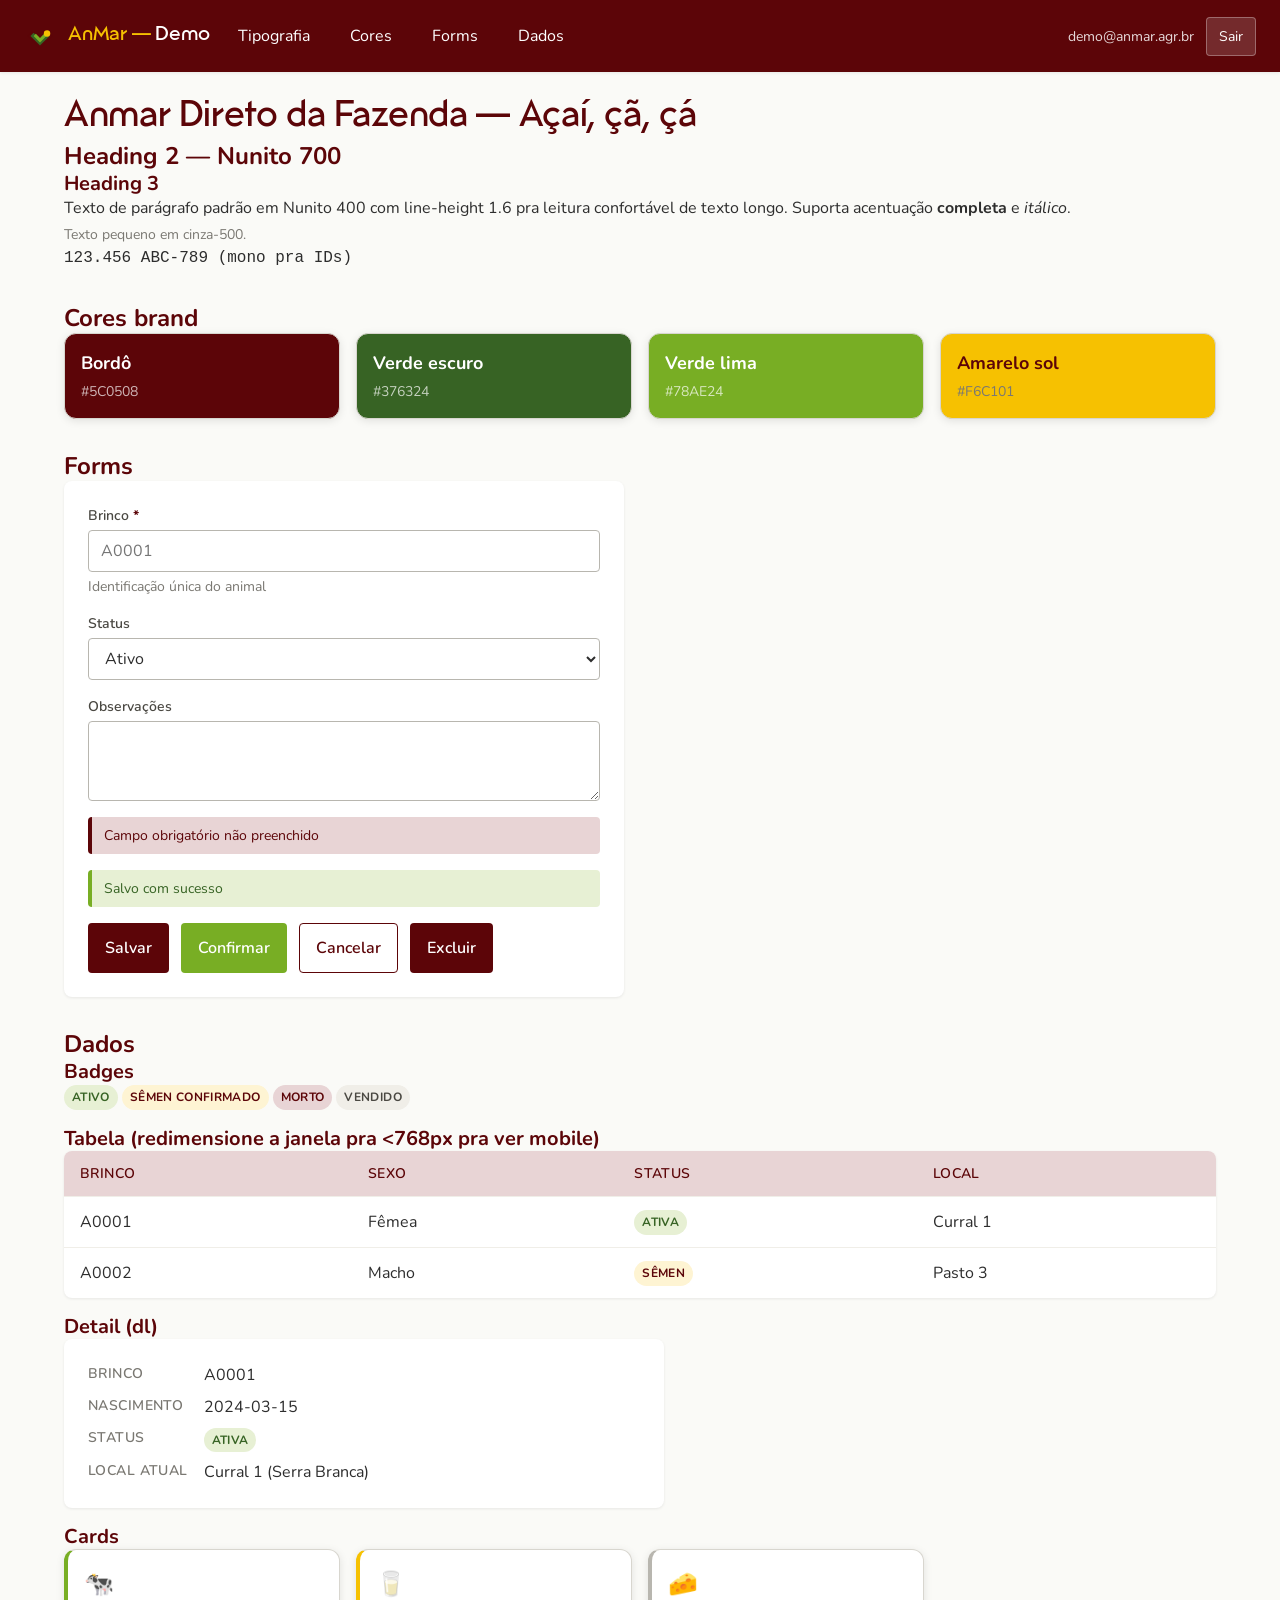
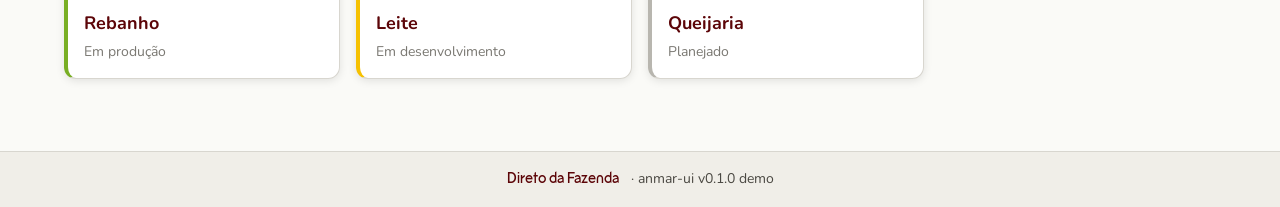
<file: demo/index.html>
<!doctype html>
<html lang="pt-br">
<head>
  <meta charset="utf-8">
  <meta name="viewport" content="width=device-width, initial-scale=1">
  <title>anmar-ui — demo</title>
  <link rel="preconnect" href="https://fonts.googleapis.com">
  <link rel="stylesheet" href="https://fonts.googleapis.com/css2?family=Nunito:ital,wght@0,400;0,600;0,700;1,400&display=swap">
  <link rel="stylesheet" href="../src/anmar_ui/static/anmar.css">
</head>
<body>
  <header class="anmar-header">
    <div class="anmar-header__inner">
      <a href="#" class="anmar-header__brand">
        <svg class="anmar-header__logo" viewBox="0 0 100 100" aria-hidden="true">
          <path d="M50 90 L10 50 L25 35 L50 60 L75 35 L90 50 Z" fill="#5C0508"/>
          <path d="M50 80 L20 50 L30 40 L50 60 L70 40 L80 50 Z" fill="#376324"/>
          <path d="M50 70 L30 50 L37 43 L50 56 L63 43 L70 50 Z" fill="#78AE24"/>
          <circle cx="72" cy="42" r="10" fill="#F6C101"/>
        </svg>
        <h1 class="anmar-header__app-name">Demo</h1>
      </a>
      <nav class="anmar-header__nav">
        <a href="#tipografia">Tipografia</a>
        <a href="#cores">Cores</a>
        <a href="#forms">Forms</a>
        <a href="#dados">Dados</a>
      </nav>
      <span class="anmar-header__user">
        <span class="anmar-header__user-name">demo@anmar.agr.br</span>
        <button class="anmar-btn-logout">Sair</button>
      </span>
    </div>
  </header>

  <main class="anmar-main">
    <section id="tipografia">
      <h1>Anmar Direto da Fazenda — Açaí, çã, çá</h1>
      <h2>Heading 2 — Nunito 700</h2>
      <h3>Heading 3</h3>
      <p>Texto de parágrafo padrão em Nunito 400 com line-height 1.6 pra leitura confortável de texto longo. Suporta acentuação <strong>completa</strong> e <em>itálico</em>.</p>
      <small>Texto pequeno em cinza-500.</small>
      <p class="text-mono">123.456 ABC-789 (mono pra IDs)</p>
    </section>

    <section id="cores" style="margin-top: 2rem;">
      <h2>Cores brand</h2>
      <div class="anmar-cards-grid">
        <div class="anmar-card" style="background: #5C0508; color: white;">
          <div class="anmar-card__name" style="color: white;">Bordô</div>
          <div class="anmar-card__meta" style="color: rgba(255,255,255,0.7);">#5C0508</div>
        </div>
        <div class="anmar-card" style="background: #376324; color: white;">
          <div class="anmar-card__name" style="color: white;">Verde escuro</div>
          <div class="anmar-card__meta" style="color: rgba(255,255,255,0.7);">#376324</div>
        </div>
        <div class="anmar-card" style="background: #78AE24; color: white;">
          <div class="anmar-card__name" style="color: white;">Verde lima</div>
          <div class="anmar-card__meta" style="color: rgba(255,255,255,0.7);">#78AE24</div>
        </div>
        <div class="anmar-card" style="background: #F6C101;">
          <div class="anmar-card__name">Amarelo sol</div>
          <div class="anmar-card__meta">#F6C101</div>
        </div>
      </div>
    </section>

    <section id="forms" style="margin-top: 2rem;">
      <h2>Forms</h2>
      <form class="anmar-form">
        <div class="anmar-form__row">
          <label class="anmar-label anmar-label--required" for="brinco">Brinco</label>
          <input class="anmar-input" id="brinco" placeholder="A0001" required>
          <span class="anmar-field-help">Identificação única do animal</span>
        </div>
        <div class="anmar-form__row">
          <label class="anmar-label" for="status">Status</label>
          <select class="anmar-select" id="status">
            <option>Ativo</option>
            <option>Sêmen confirmado</option>
            <option>Vendido</option>
            <option>Morto</option>
          </select>
        </div>
        <div class="anmar-form__row">
          <label class="anmar-label" for="obs">Observações</label>
          <textarea class="anmar-textarea" id="obs"></textarea>
        </div>
        <div class="anmar-field-error">Campo obrigatório não preenchido</div>
        <div class="anmar-field-success">Salvo com sucesso</div>
        <div class="anmar-form__row anmar-form__row--inline">
          <button type="button" class="anmar-btn anmar-btn--primary">Salvar</button>
          <button type="button" class="anmar-btn anmar-btn--accent">Confirmar</button>
          <button type="button" class="anmar-btn anmar-btn--ghost">Cancelar</button>
          <button type="button" class="anmar-btn anmar-btn--danger">Excluir</button>
        </div>
      </form>
    </section>

    <section id="dados" style="margin-top: 2rem;">
      <h2>Dados</h2>

      <h3>Badges</h3>
      <p>
        <span class="anmar-badge anmar-badge--success">Ativo</span>
        <span class="anmar-badge anmar-badge--warning">Sêmen confirmado</span>
        <span class="anmar-badge anmar-badge--danger">Morto</span>
        <span class="anmar-badge anmar-badge--neutral">Vendido</span>
      </p>

      <h3 style="margin-top: 1rem;">Tabela (redimensione a janela pra <768px pra ver mobile)</h3>
      <table class="anmar-table">
        <thead><tr><th>Brinco</th><th>Sexo</th><th>Status</th><th>Local</th></tr></thead>
        <tbody>
          <tr>
            <td data-label="Brinco">A0001</td>
            <td data-label="Sexo">Fêmea</td>
            <td data-label="Status"><span class="anmar-badge anmar-badge--success">Ativa</span></td>
            <td data-label="Local">Curral 1</td>
          </tr>
          <tr>
            <td data-label="Brinco">A0002</td>
            <td data-label="Sexo">Macho</td>
            <td data-label="Status"><span class="anmar-badge anmar-badge--warning">Sêmen</span></td>
            <td data-label="Local">Pasto 3</td>
          </tr>
        </tbody>
      </table>

      <h3 style="margin-top: 1rem;">Detail (dl)</h3>
      <dl class="anmar-dl">
        <dt>Brinco</dt><dd>A0001</dd>
        <dt>Nascimento</dt><dd>2024-03-15</dd>
        <dt>Status</dt><dd><span class="anmar-badge anmar-badge--success">Ativa</span></dd>
        <dt>Local atual</dt><dd>Curral 1 (Serra Branca)</dd>
      </dl>

      <h3 style="margin-top: 1rem;">Cards</h3>
      <div class="anmar-cards-grid">
        <a href="#" class="anmar-card anmar-card--status-prod">
          <div class="anmar-card__icon">🐄</div>
          <div class="anmar-card__name">Rebanho</div>
          <div class="anmar-card__meta">Em produção</div>
        </a>
        <a href="#" class="anmar-card anmar-card--status-dev">
          <div class="anmar-card__icon">🥛</div>
          <div class="anmar-card__name">Leite</div>
          <div class="anmar-card__meta">Em desenvolvimento</div>
        </a>
        <a href="#" class="anmar-card anmar-card--status-planejado">
          <div class="anmar-card__icon">🧀</div>
          <div class="anmar-card__name">Queijaria</div>
          <div class="anmar-card__meta">Planejado</div>
        </a>
      </div>
    </section>
  </main>

  <footer class="anmar-footer">
    <span class="anmar-footer__tagline">Direto da Fazenda</span>
    <span>· anmar-ui v0.1.0 demo</span>
  </footer>
</body>
</html>
</file>
<file: src/anmar_ui/static/anmar.css>
/* anmar-ui v0.1.4 — bundle (concatenação de source/*.css) */

/* === source/tokens.css === */
/* === anmar-ui tokens === */
/* Cores oficiais da brand book Anmar (~/Dropbox/Anmar/logomarca/Cor/Cor.pdf) */

:root {
    /* === Brand colors === */
    --anmar-bordo: #5C0508;
    --anmar-bordo-300: #8a3c3f;
    --anmar-bordo-100: #b88485;
    --anmar-bordo-50: #e8d4d5;

    --anmar-verde-escuro: #376324;
    --anmar-verde-escuro-300: #6b8e5d;
    --anmar-verde-escuro-100: #a5b89c;
    --anmar-verde-escuro-50: #d8e1d4;

    --anmar-verde-lima: #78AE24;
    --anmar-verde-lima-300: #a3c95f;
    --anmar-verde-lima-100: #c8de9c;
    --anmar-verde-lima-50: #e7f0d4;

    --anmar-amarelo: #F6C101;
    --anmar-amarelo-300: #f9d54d;
    --anmar-amarelo-100: #fce8a0;
    --anmar-amarelo-50: #fef4d3;

    /* === Neutros === */
    --anmar-white: #ffffff;
    --anmar-off: #FAFAF7;
    --anmar-gray-100: #f0eee8;
    --anmar-gray-200: #d8d6cf;
    --anmar-gray-300: #b8b6af;
    --anmar-gray-500: #7a7872;
    --anmar-gray-700: #4a4842;
    --anmar-gray-900: #2d2d2d;

    /* === Sinalização semântica === */
    --color-success: var(--anmar-verde-lima);
    --color-warning: var(--anmar-amarelo);
    --color-danger: var(--anmar-bordo);
    --color-info: var(--anmar-verde-escuro);

    /* === Spacing (escala 4px) === */
    --space-1: 4px;
    --space-2: 8px;
    --space-3: 12px;
    --space-4: 16px;
    --space-6: 24px;
    --space-8: 32px;
    --space-12: 48px;
    --space-16: 64px;

    /* === Radii === */
    --radius-sm: 4px;
    --radius-md: 8px;
    --radius-lg: 12px;
    --radius-pill: 9999px;

    /* === Shadows === */
    --shadow-sm: 0 1px 3px rgba(0, 0, 0, 0.08);
    --shadow-md: 0 4px 12px rgba(0, 0, 0, 0.12);
    --shadow-lg: 0 8px 24px rgba(0, 0, 0, 0.15);

    /* === Fonts === */
    --font-display: "Atomic Alice", "Nunito", system-ui, sans-serif;
    --font-body: "Nunito", -apple-system, BlinkMacSystemFont, "Segoe UI", sans-serif;
    --font-mono: "JetBrains Mono", ui-monospace, "SF Mono", Menlo, monospace;

    /* === Font scale === */
    --text-xs: 0.75rem;
    --text-sm: 0.875rem;
    --text-base: 1rem;
    --text-lg: 1.125rem;
    --text-xl: 1.25rem;
    --text-2xl: 1.5rem;
    --text-3xl: 1.875rem;
    --text-4xl: 2.25rem;
}


/* === source/reset.css === */
/* === Reset minimal (estilo modern-normalize) === */

*,
*::before,
*::after {
    box-sizing: border-box;
}

* {
    margin: 0;
}

html {
    -webkit-text-size-adjust: 100%;
    line-height: 1.5;
    tab-size: 4;
}

body {
    line-height: inherit;
    background: var(--anmar-off);
    color: var(--anmar-gray-900);
    font-family: var(--font-body);
    font-size: var(--text-base);
    -webkit-font-smoothing: antialiased;
    -moz-osx-font-smoothing: grayscale;
}

img,
picture,
video,
canvas,
svg {
    display: block;
    max-width: 100%;
}

input,
button,
textarea,
select {
    font: inherit;
    color: inherit;
}

p,
h1,
h2,
h3,
h4,
h5,
h6 {
    overflow-wrap: break-word;
}

button {
    background: none;
    border: none;
    padding: 0;
    cursor: pointer;
}

a {
    color: var(--anmar-verde-escuro);
    text-decoration: underline;
    text-underline-offset: 2px;
}

a:hover {
    color: var(--anmar-verde-lima);
}


/* === source/typography.css === */
/* === Tipografia === */

/* Atomic Alice — display, self-hosted (path relativo ao bundle anmar.css em /static/anmar/vX.Y/) */
@font-face {
    font-family: "Atomic Alice";
    src: url("fonts/AtomicAlice-Medium.woff2") format("woff2"),
         url("fonts/AtomicAlice-Medium.woff") format("woff");
    font-weight: 500;
    font-style: normal;
    font-display: swap;
}

/* Nunito — body, via Google Fonts (carregado pelo <link> em base.html) */

h1,
h2,
h3,
h4,
h5,
h6 {
    font-weight: 700;
    line-height: 1.25;
    color: var(--anmar-bordo);
}

h1 {
    font-family: var(--font-display);
    font-weight: 500;
    font-size: var(--text-3xl);
    letter-spacing: -0.01em;
}

@media (min-width: 768px) {
    h1 {
        font-size: var(--text-4xl);
    }
}

h2 {
    font-size: var(--text-2xl);
}

h3 {
    font-size: var(--text-xl);
}

h4 {
    font-size: var(--text-lg);
}

h5,
h6 {
    font-size: var(--text-base);
}

p {
    line-height: 1.6;
}

small,
.text-small {
    font-size: var(--text-sm);
    color: var(--anmar-gray-500);
}

.text-mono {
    font-family: var(--font-mono);
}

.text-display {
    font-family: var(--font-display);
}

strong,
b {
    font-weight: 700;
}

em,
i {
    font-style: italic;
}


/* === source/chrome.css === */
/* === Chrome (header, nav, footer) === */

.anmar-header {
    background: var(--anmar-bordo);
    color: var(--anmar-white);
    padding: var(--space-4) var(--space-6);
    box-shadow: var(--shadow-sm);
}

.anmar-header__inner {
    display: flex;
    align-items: center;
    gap: var(--space-4);
    flex-wrap: wrap;
}

.anmar-header__brand {
    display: flex;
    align-items: center;
    gap: var(--space-3);
    text-decoration: none;
    color: inherit;
}

.anmar-header__logo {
    width: 32px;
    height: 32px;
    flex-shrink: 0;
}

.anmar-header__app-name {
    font-family: var(--font-display);
    font-weight: 500;
    font-size: var(--text-xl);
    color: var(--anmar-white);
    margin: 0;
}

.anmar-header__app-name::before {
    content: "AnMar — ";
    color: var(--anmar-amarelo);
}

.anmar-header__nav {
    display: flex;
    gap: var(--space-4);
    flex-wrap: wrap;
}

.anmar-header__nav a {
    color: var(--anmar-white);
    text-decoration: none;
    padding: var(--space-2) var(--space-3);
    border-radius: var(--radius-sm);
    transition: background-color 0.15s;
}

.anmar-header__nav a:hover {
    background: rgba(255, 255, 255, 0.1);
    color: var(--anmar-amarelo);
}

.anmar-header__user {
    margin-left: auto;
    display: flex;
    align-items: center;
    gap: var(--space-3);
    font-size: var(--text-sm);
}

.anmar-header__user-name {
    opacity: 0.85;
}

.anmar-btn-logout {
    background: rgba(255, 255, 255, 0.15);
    color: var(--anmar-white);
    padding: var(--space-2) var(--space-3);
    border: 1px solid rgba(255, 255, 255, 0.3);
    border-radius: var(--radius-sm);
    cursor: pointer;
    font-size: var(--text-sm);
    font-family: inherit;
    transition: background-color 0.15s;
}

.anmar-btn-logout:hover {
    background: rgba(255, 255, 255, 0.25);
}

/* Hamburger toggle (mobile) */
.anmar-header__hamburger {
    display: none;
    background: none;
    border: none;
    color: var(--anmar-white);
    font-size: var(--text-2xl);
    cursor: pointer;
    padding: var(--space-2);
}

@media (max-width: 768px) {
    .anmar-header__nav {
        display: none;
        flex-basis: 100%;
        flex-direction: column;
        gap: var(--space-1);
        padding-top: var(--space-3);
    }
    .anmar-header__nav.is-open {
        display: flex;
    }
    .anmar-header__hamburger {
        display: block;
        order: -1;
    }
    .anmar-header__user {
        font-size: var(--text-xs);
    }
}

/* Footer */
.anmar-footer {
    background: var(--anmar-gray-100);
    color: var(--anmar-gray-700);
    padding: var(--space-4) var(--space-6);
    text-align: center;
    font-size: var(--text-sm);
    margin-top: var(--space-12);
    border-top: 1px solid var(--anmar-gray-200);
}

.anmar-footer__tagline {
    font-family: var(--font-display);
    color: var(--anmar-bordo);
    margin-right: var(--space-2);
}

/* Main */
.anmar-main {
    padding: var(--space-6);
    max-width: 1200px;
    margin: 0 auto;
}

@media (max-width: 768px) {
    .anmar-main {
        padding: var(--space-4);
    }
}


/* === source/forms.css === */
/* === Forms === */

.anmar-form {
    display: flex;
    flex-direction: column;
    gap: var(--space-4);
    max-width: 560px;
    background: var(--anmar-white);
    padding: var(--space-6);
    border-radius: var(--radius-md);
    box-shadow: var(--shadow-sm);
}

@media (max-width: 600px) {
    .anmar-form {
        padding: var(--space-4);
    }
}

.anmar-form__row {
    display: flex;
    flex-direction: column;
    gap: var(--space-1);
}

.anmar-form__row--inline {
    flex-direction: row;
    gap: var(--space-3);
    flex-wrap: wrap;
    align-items: end;
}

.anmar-label {
    font-weight: 600;
    color: var(--anmar-gray-700);
    font-size: var(--text-sm);
}

.anmar-label--required::after {
    content: " *";
    color: var(--color-danger);
    font-weight: 700;
}

.anmar-input,
.anmar-select,
.anmar-textarea {
    padding: var(--space-2) var(--space-3);
    width: 100%;
    border: 1px solid var(--anmar-gray-300);
    border-radius: var(--radius-sm);
    font-size: var(--text-base);
    font-family: var(--font-body);
    background: var(--anmar-white);
    color: var(--anmar-gray-900);
    transition: border-color 0.15s, box-shadow 0.15s;
}

.anmar-input:focus,
.anmar-select:focus,
.anmar-textarea:focus {
    outline: none;
    border-color: var(--anmar-verde-lima);
    box-shadow: 0 0 0 3px var(--anmar-verde-lima-50);
}

.anmar-textarea {
    min-height: 5rem;
    resize: vertical;
}

.anmar-input:disabled,
.anmar-select:disabled,
.anmar-textarea:disabled {
    background: var(--anmar-gray-100);
    color: var(--anmar-gray-500);
    cursor: not-allowed;
}

/* Buttons */
.anmar-btn {
    padding: var(--space-3) var(--space-4);
    border-radius: var(--radius-sm);
    font-size: var(--text-base);
    font-weight: 600;
    font-family: var(--font-body);
    cursor: pointer;
    border: 1px solid transparent;
    text-decoration: none;
    display: inline-flex;
    align-items: center;
    gap: var(--space-2);
    transition: background-color 0.15s, transform 0.05s;
}

.anmar-btn:active {
    transform: translateY(1px);
}

.anmar-btn--primary {
    background: var(--anmar-bordo);
    color: var(--anmar-white);
}

.anmar-btn--primary:hover {
    background: var(--anmar-bordo-300);
}

.anmar-btn--accent {
    background: var(--anmar-verde-lima);
    color: var(--anmar-white);
}

.anmar-btn--accent:hover {
    background: var(--anmar-verde-escuro);
}

.anmar-btn--ghost {
    background: transparent;
    color: var(--anmar-bordo);
    border-color: var(--anmar-bordo);
}

.anmar-btn--ghost:hover {
    background: var(--anmar-bordo-50);
}

.anmar-btn--danger {
    background: var(--color-danger);
    color: var(--anmar-white);
}

.anmar-btn:disabled {
    opacity: 0.5;
    cursor: not-allowed;
}

/* Mensagens de field */
.anmar-field-error {
    color: var(--color-danger);
    font-size: var(--text-sm);
    background: var(--anmar-bordo-50);
    padding: var(--space-2) var(--space-3);
    border-radius: var(--radius-sm);
    border-left: 4px solid var(--color-danger);
}

.anmar-field-help {
    color: var(--anmar-gray-500);
    font-size: var(--text-sm);
}

.anmar-field-success {
    color: var(--anmar-verde-escuro);
    font-size: var(--text-sm);
    background: var(--anmar-verde-lima-50);
    padding: var(--space-2) var(--space-3);
    border-radius: var(--radius-sm);
    border-left: 4px solid var(--color-success);
}


/* === source/data.css === */
/* === Dados (table, card, dl, badge) === */

/* Tabela responsiva — desktop normal, mobile vira stack de cards via data-label */
.anmar-table {
    width: 100%;
    border-collapse: collapse;
    background: var(--anmar-white);
    border-radius: var(--radius-md);
    overflow: hidden;
    box-shadow: var(--shadow-sm);
}

.anmar-table th,
.anmar-table td {
    padding: var(--space-3) var(--space-4);
    text-align: left;
    border-bottom: 1px solid var(--anmar-gray-100);
}

.anmar-table th {
    background: var(--anmar-bordo-50);
    color: var(--anmar-bordo);
    font-weight: 600;
    font-size: var(--text-sm);
    text-transform: uppercase;
    letter-spacing: 0.03em;
}

.anmar-table tr:last-child td {
    border-bottom: none;
}

.anmar-table tbody tr:hover {
    background: var(--anmar-off);
}

@media (max-width: 768px) {
    .anmar-table {
        background: transparent;
        box-shadow: none;
    }
    .anmar-table thead {
        display: none;
    }
    .anmar-table,
    .anmar-table tbody,
    .anmar-table tr,
    .anmar-table td {
        display: block;
        width: 100%;
    }
    .anmar-table tr {
        background: var(--anmar-white);
        border-radius: var(--radius-md);
        box-shadow: var(--shadow-sm);
        margin-bottom: var(--space-3);
        padding: var(--space-3);
    }
    .anmar-table td {
        border: none;
        padding: var(--space-1) 0;
        display: flex;
        justify-content: space-between;
        align-items: center;
        gap: var(--space-3);
    }
    .anmar-table td::before {
        content: attr(data-label);
        font-weight: 600;
        color: var(--anmar-gray-500);
        font-size: var(--text-sm);
        text-transform: uppercase;
        letter-spacing: 0.03em;
    }
}

/* Card */
.anmar-card {
    background: var(--anmar-white);
    padding: var(--space-4);
    border: 1px solid var(--anmar-gray-200);
    border-radius: 12px;
    box-shadow: 0 2px 8px rgba(0, 0, 0, 0.10);
    transition: box-shadow 0.15s, transform 0.05s, border-color 0.15s;
    text-decoration: none;
    color: inherit;
    display: block;
}

a.anmar-card:hover,
a.anmar-card:focus-visible {
    border-color: var(--anmar-bordo);
    box-shadow: 0 6px 16px rgba(92, 5, 8, 0.15);
    transform: translateY(-2px);
    outline: none;
}

.anmar-card--status-prod {
    border-left: 4px solid var(--anmar-verde-lima);
}

.anmar-card--status-dev {
    border-left: 4px solid var(--anmar-amarelo);
}

.anmar-card--status-planejado {
    border-left: 4px solid var(--anmar-gray-300);
}

.anmar-card__icon {
    font-size: var(--text-2xl);
    margin-bottom: var(--space-2);
}

.anmar-card__name {
    font-weight: 700;
    font-size: var(--text-lg);
    color: var(--anmar-bordo);
    margin-bottom: var(--space-1);
}

.anmar-card__meta {
    font-size: var(--text-sm);
    color: var(--anmar-gray-500);
}

.anmar-cards-grid {
    display: grid;
    grid-template-columns: repeat(auto-fill, minmax(220px, 1fr));
    gap: var(--space-4);
}

/* Definition list (detail view) */
.anmar-dl {
    background: var(--anmar-white);
    padding: var(--space-6);
    border-radius: var(--radius-md);
    box-shadow: var(--shadow-sm);
    display: grid;
    grid-template-columns: max-content 1fr;
    gap: var(--space-2) var(--space-4);
    margin: 0 0 var(--space-4);
    max-width: 600px;
}

.anmar-dl dt {
    font-weight: 600;
    color: var(--anmar-gray-500);
    font-size: var(--text-sm);
    text-transform: uppercase;
    letter-spacing: 0.03em;
}

.anmar-dl dd {
    margin: 0;
    color: var(--anmar-gray-900);
}

@media (max-width: 600px) {
    .anmar-dl {
        grid-template-columns: 1fr;
        gap: var(--space-1);
    }
    .anmar-dl dd {
        margin-bottom: var(--space-2);
    }
}

/* Badges */
.anmar-badge {
    display: inline-block;
    padding: var(--space-1) var(--space-2);
    border-radius: var(--radius-pill);
    font-size: var(--text-xs);
    font-weight: 700;
    text-transform: uppercase;
    letter-spacing: 0.03em;
    line-height: 1.4;
}

.anmar-badge--success {
    background: var(--anmar-verde-lima-50);
    color: var(--anmar-verde-escuro);
}

.anmar-badge--warning {
    background: var(--anmar-amarelo-50);
    color: var(--anmar-bordo);
}

.anmar-badge--danger {
    background: var(--anmar-bordo-50);
    color: var(--anmar-bordo);
}

.anmar-badge--neutral {
    background: var(--anmar-gray-100);
    color: var(--anmar-gray-700);
}
</file>
